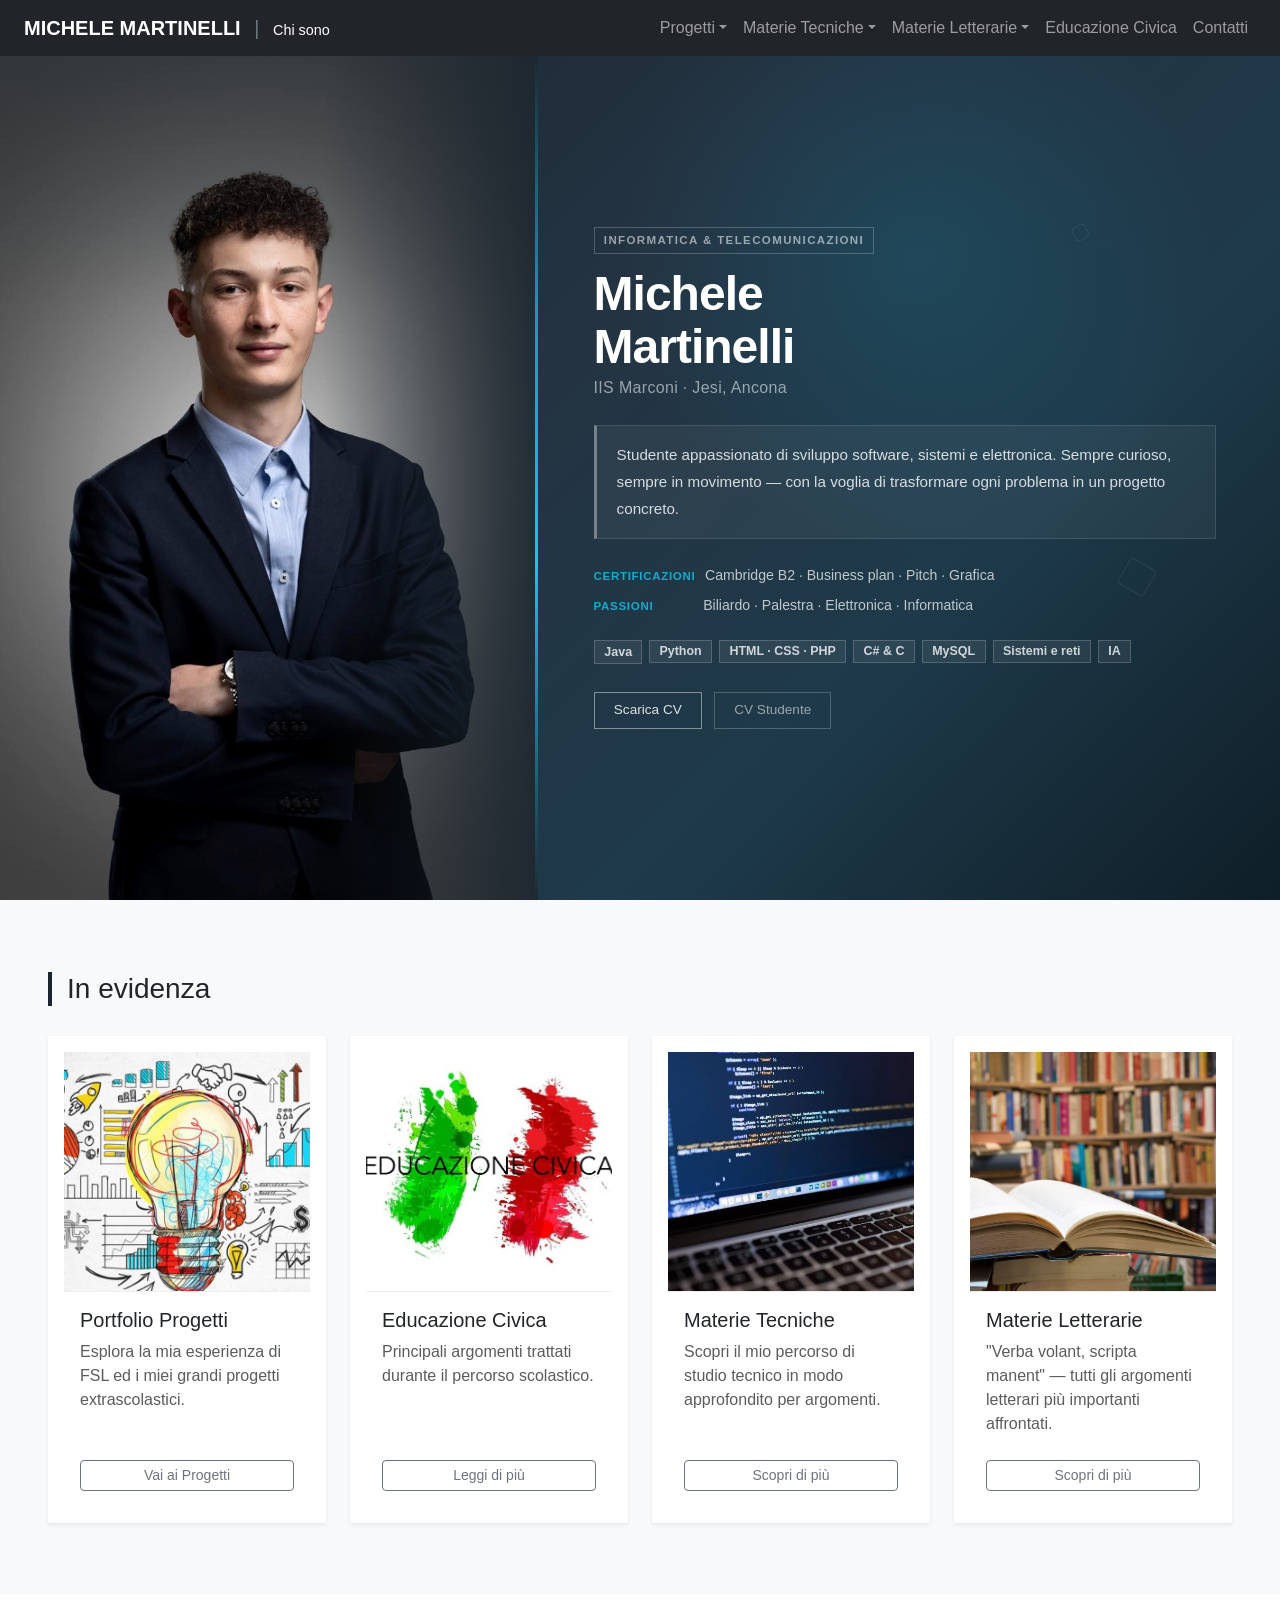
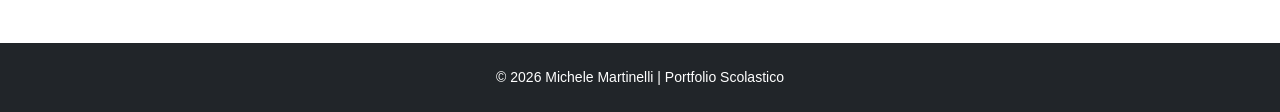
<file: index.html>
<!DOCTYPE html>
<html lang="it">
<head>
    <meta charset="UTF-8">
    <meta name="viewport" content="width=device-width, initial-scale=1.0">
    <title>Michele Martinelli - Sito Personale</title>
    <link href="https://cdn.jsdelivr.net/npm/bootstrap@5.3.0/dist/css/bootstrap.min.css" rel="stylesheet">
    <link rel="stylesheet" href="stili.css">
</head>
<body>

    <nav class="navbar navbar-expand-lg navbar-dark bg-dark sticky-top">
        <div class="container-fluid px-4">
            <a class="navbar-brand fw-bold" href="#chi-sono">
                MICHELE MARTINELLI <span class="fw-light text-secondary mx-2">|</span>
                <span class="fw-light subtitle-nav">Chi sono</span>
            </a>
            <button class="navbar-toggler" type="button" data-bs-toggle="collapse" data-bs-target="#navbarNav">
                <span class="navbar-toggler-icon"></span>
            </button>
            <div class="collapse navbar-collapse" id="navbarNav">
                <ul class="navbar-nav ms-auto">
                    <li class="nav-item dropdown">
                        <a class="nav-link dropdown-toggle" role="button" data-bs-toggle="dropdown">Progetti</a>
                        <ul class="dropdown-menu">
                            <li><a class="dropdown-item" href="progetti.html#pcto">FSL</a></li>
                            <li><a class="dropdown-item" href="progetti.html#progetti">Progetti Extrascolastici</a></li>
                        </ul>
                    </li>
                    <li class="nav-item dropdown">
                        <a class="nav-link dropdown-toggle" role="button" data-bs-toggle="dropdown">Materie Tecniche</a>
                        <ul class="dropdown-menu">
                            <li><a class="dropdown-item" href="tecniche.html#informatica">Informatica</a></li>
                            <li><a class="dropdown-item" href="tecniche.html#sistemi">Sistemi e Reti</a></li>
                            <li><a class="dropdown-item" href="tecniche.html#tpsit">T.P.S.I.T.</a></li>
                            <li><a class="dropdown-item" href="tecniche.html#gpoi">G.P.O.I.</a></li>
                            <li><a class="dropdown-item" href="tecniche.html#ia">I.A. (Intelligenza Artificiale)</a></li>
                        </ul>
                    </li>
                    <li class="nav-item dropdown">
                        <a class="nav-link dropdown-toggle" role="button" data-bs-toggle="dropdown">Materie Letterarie</a>
                        <ul class="dropdown-menu">
                            <li><a class="dropdown-item" href="letterarie.html#italiano">Italiano</a></li>
                            <li><a class="dropdown-item" href="letterarie.html#inglese">Inglese</a></li>
                            <li><a class="dropdown-item" href="letterarie.html#storia">Storia</a></li>
                        </ul>
                    </li>
                    <li class="nav-item"><a class="nav-link" href="civica.html">Educazione Civica</a></li>
                    <li class="nav-item"><a class="nav-link" href="#contattami">Contatti</a></li>
                </ul>
            </div>
        </div>
    </nav>

    <!-- ===== PIANO 1: Hero ===== -->
    <section id="chi-sono" class="hero-section">

        <!-- Sfondo animato -->
        <div class="hero-glow"></div>
        <div class="hero-shapes">
            <span></span><span></span><span></span><span></span><span></span>
        </div>

        <!-- Foto sinistra -->
        <div class="hero-photo">
            <img src="io.jpg" alt="Michele Martinelli" onload="this.classList.add('loaded')">
            <div class="hero-divider"></div>
        </div>

        <!-- Contenuto destra -->
        <div class="hero-content">

            <div class="hero-tag">Informatica &amp; Telecomunicazioni</div>

            <h1 class="hero-name">Michele<br>Martinelli</h1>
            <p class="hero-role">IIS Marconi · Jesi, Ancona</p>

            <div class="hero-bio">
                <p>
                    Studente appassionato di sviluppo software, sistemi e elettronica.
                    Sempre curioso, sempre in movimento — con la voglia di trasformare
                    ogni problema in un progetto concreto.
                </p>
            </div>

            <div class="hero-info">
                <div class="hero-info-item">
                    <span class="hero-info-label">Certificazioni</span>
                    <span class="hero-info-value">Cambridge B2 · Business plan · Pitch · Grafica</span>
                </div>
                <div class="hero-info-item">
                    <span class="hero-info-label">Passioni</span>
                    <span class="hero-info-value">Biliardo · Palestra · Elettronica · Informatica</span>
                </div>
            </div>

            <div class="hero-skills">
                <span class="badge skill-badge">Java</span>
                <span class="badge skill-badge">Python</span>
                <span class="badge skill-badge">HTML · CSS · PHP</span>
                <span class="badge skill-badge">C# &amp; C</span>
                <span class="badge skill-badge">MySQL</span>
                <span class="badge skill-badge">Sistemi e reti</span>
                <span class="badge skill-badge">IA</span>
            </div>

            <div class="hero-buttons">
                <a href="curriculum.pdf" class="btn-cv-primary">Scarica CV</a>
                <a href="curriculumSt.pdf" class="btn-cv-outline">CV Studente</a>
            </div>

        </div>
    </section>

    <!-- ===== PIANO 2: Le 4 card ===== -->
    <section class="cards-section">
        <div class="container-fluid px-4 px-lg-5">
            <h3 class="section-heading">In evidenza</h3>
            <div class="row g-4">

                <div class="col-md-6 col-xl-3 transition-col">
                    <div class="card project-card shadow-sm border-0 p-3">
                        <div class="preview-box-lg" style="background-image:url('progetti.jpg'); background-size:cover; background-position:center;"></div>
                        <div class="card-body">
                            <h5 class="card-title">Portfolio Progetti</h5>
                            <p class="card-text text-muted">Esplora la mia esperienza di FSL ed i miei grandi progetti extrascolastici.</p>
                            <a href="progetti.html" class="btn btn-sm btn-outline-secondary mt-2">Vai ai Progetti</a>
                        </div>
                    </div>
                </div>

                <div class="col-md-6 col-xl-3 transition-col" id="civica">
                    <div class="card project-card shadow-sm border-0 p-3">
                        <div class="preview-box-lg" style="background-image:url('ed.jpg'); background-size:cover; background-position:center;"></div>
                        <div class="card-body">
                            <h5 class="card-title">Educazione Civica</h5>
                            <p class="card-text text-muted">Principali argomenti trattati durante il percorso scolastico.</p>
                            <a href="civica.html" class="btn btn-sm btn-outline-secondary mt-2">Leggi di più</a>
                        </div>
                    </div>
                </div>

                <div class="col-md-6 col-xl-3 transition-col">
                    <div class="card project-card shadow-sm border-0 p-3">
                        <div class="preview-box-lg" style="background-image:url('tcn.jpg'); background-size:cover; background-position:center;"></div>
                        <div class="card-body">
                            <h5 class="card-title">Materie Tecniche</h5>
                            <p class="card-text text-muted">Scopri il mio percorso di studio tecnico in modo approfondito per argomenti.</p>
                            <a href="tecniche.html" class="btn btn-sm btn-outline-secondary mt-2">Scopri di più</a>
                        </div>
                    </div>
                </div>


                <div class="col-md-6 col-xl-3 transition-col">
                    <div class="card project-card shadow-sm border-0 p-3">
                        <div class="preview-box-lg" style="background-image:url('lett.jpg'); background-size:cover; background-position:center;"></div>
                        <div class="card-body">
                            <h5 class="card-title">Materie Letterarie</h5>
                            <p class="card-text text-muted">"Verba volant, scripta manent" — tutti gli argomenti letterari più importanti affrontati.</p>
                            <a href="letterarie.html" class="btn btn-sm btn-outline-secondary mt-2">Scopri di più</a>
                        </div>
                    </div>
                </div>

            </div>
        </div>
    </section>


    <footer class="bg-dark text-white py-4 mt-5 text-center">
        <div class="container">
            <p class="mb-0 small">© 2026 Michele Martinelli | Portfolio Scolastico</p>
        </div>
    </footer>

    <script src="https://cdn.jsdelivr.net/npm/bootstrap@5.3.0/dist/js/bootstrap.bundle.min.js"></script>
</body>
</html>
</file>
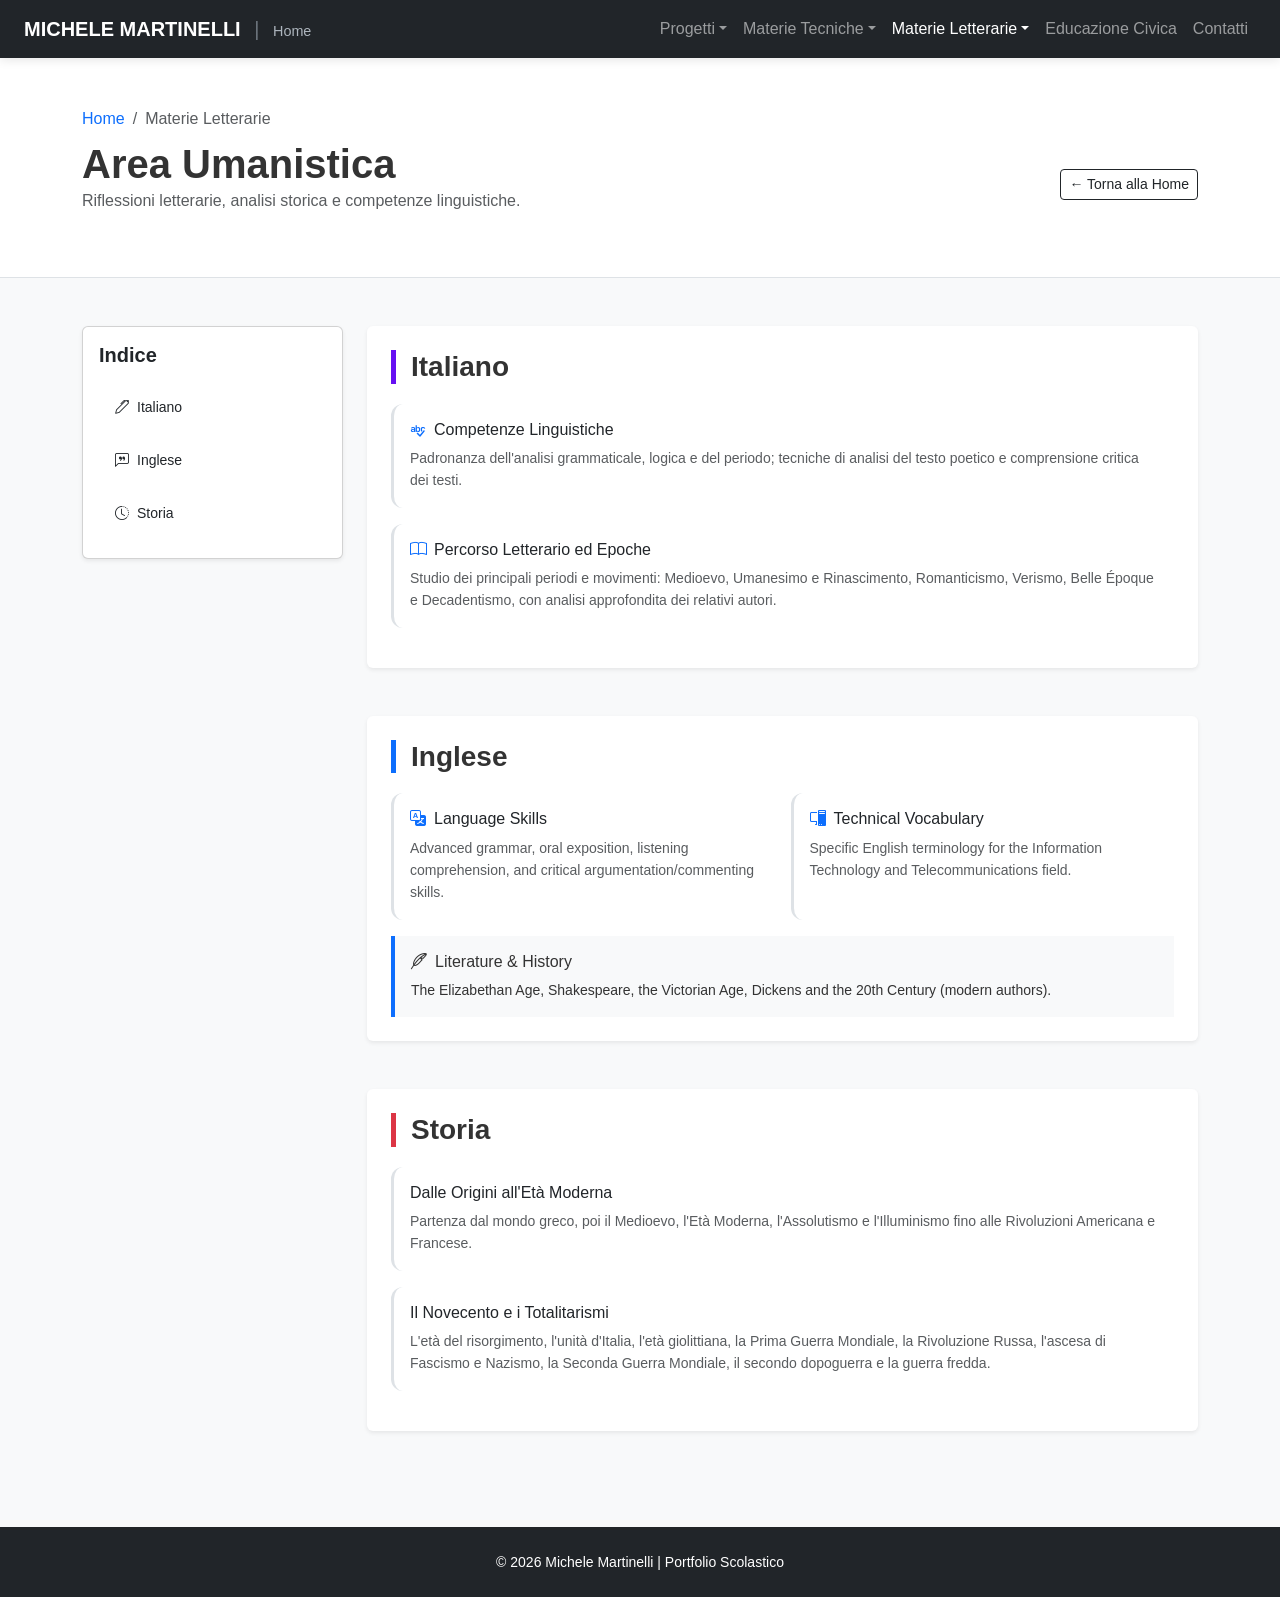
<file: letterarie.html>
<!DOCTYPE html>
<html lang="it">
<head>
    <meta charset="UTF-8">
    <meta name="viewport" content="width=device-width, initial-scale=1.0">
    <title>Materie Letterarie - Michele Martinelli</title>
    <link href="https://cdn.jsdelivr.net/npm/bootstrap@5.3.0/dist/css/bootstrap.min.css" rel="stylesheet">
    <link rel="stylesheet" href="https://cdn.jsdelivr.net/npm/bootstrap-icons@1.11.1/font/bootstrap-icons.css">
    <link rel="stylesheet" href="stiliPag.css">
</head>
<body class="bg-light">

    <nav class="navbar navbar-expand-lg navbar-dark bg-dark sticky-top">
        <div class="container-fluid px-4">
            <a class="navbar-brand fw-bold" href="index.html">
                MICHELE MARTINELLI <span class="fw-light text-secondary mx-2">|</span>
                <span class="fw-light subtitle-nav">Home</span>
            </a>
            <button class="navbar-toggler" type="button" data-bs-toggle="collapse" data-bs-target="#navbarNav">
                <span class="navbar-toggler-icon"></span>
            </button>
            <div class="collapse navbar-collapse" id="navbarNav">
                <ul class="navbar-nav ms-auto">
                    <li class="nav-item dropdown">
                        <a class="nav-link dropdown-toggle" role="button" data-bs-toggle="dropdown">Progetti</a>
                        <ul class="dropdown-menu">
                            <li><a class="dropdown-item" href="progetti.html#pcto">FSL</a></li>
                            <li><a class="dropdown-item" href="progetti.html#progetti">Progetti Extrascolastici</a></li>
                        </ul>
                    </li>
                    <li class="nav-item dropdown">
                        <a class="nav-link dropdown-toggle" role="button" data-bs-toggle="dropdown">Materie Tecniche</a>
                        <ul class="dropdown-menu">
                            <li><a class="dropdown-item" href="tecniche.html#informatica">Informatica</a></li>
                            <li><a class="dropdown-item" href="tecniche.html#sistemi">Sistemi e Reti</a></li>
                            <li><a class="dropdown-item" href="tecniche.html#tpsit">T.P.S.I.T.</a></li>
                            <li><a class="dropdown-item" href="tecniche.html#gpoi">G.P.O.I.</a></li>
                            <li><a class="dropdown-item" href="tecniche.html#ia">I.A. (Intelligenza Artificiale)</a></li>
                        </ul>
                    </li>
                    <li class="nav-item dropdown">
                        <a class="nav-link dropdown-toggle text-white" role="button" data-bs-toggle="dropdown">Materie Letterarie</a>
                        <ul class="dropdown-menu">
                            <li><a class="dropdown-item" href="letterarie.html#italiano">Italiano</a></li>
                            <li><a class="dropdown-item" href="letterarie.html#inglese">Inglese</a></li>
                            <li><a class="dropdown-item" href="letterarie.html#storia">Storia</a></li>
                        </ul>
                    </li>
                    <li class="nav-item"><a class="nav-link" href="civica.html">Educazione Civica</a></li>
                    <li class="nav-item"><a class="nav-link" href="index.html#contattami">Contatti</a></li>
                </ul>
            </div>
        </div>
    </nav>

<header class="py-5 bg-white border-bottom mb-5">
    <div class="container text-center text-md-start">
        <nav aria-label="breadcrumb">
            <ol class="breadcrumb mb-2 justify-content-center justify-content-md-start">
                <li class="breadcrumb-item"><a href="index.html" class="text-decoration-none">Home</a></li>
                <li class="breadcrumb-item active">Materie Letterarie</li>
            </ol>
        </nav>
        <div class="d-flex align-items-center justify-content-between flex-column flex-md-row">
            <div>
                <h1 class="fw-bold mb-0">Area Umanistica</h1>
                <p class="text-muted">Riflessioni letterarie, analisi storica e competenze linguistiche.</p>
            </div>
            <a href="index.html" class="btn btn-outline-dark btn-sm mt-3 mt-md-0">← Torna alla Home</a>
        </div>
    </div>
</header>

<main class="container mb-5">
    <div class="row g-4">
        <div class="col-lg-3">
            <div class="card shadow-sm sticky-lg-top" style="top: 100px;">
                <div class="card-body">
                    <h5 class="fw-bold mb-3">Indice</h5>
                    <div class="list-group list-group-flush small">
                        <a href="#italiano" class="list-group-item list-group-item-action d-flex align-items-center">
                            <i class="bi bi-pen me-2"></i> Italiano
                        </a>
                        <a href="#inglese" class="list-group-item list-group-item-action d-flex align-items-center">
                            <i class="bi bi-chat-left-quote me-2"></i> Inglese
                        </a>
                        <a href="#storia" class="list-group-item list-group-item-action d-flex align-items-center">
                            <i class="bi bi-clock-history me-2"></i> Storia
                        </a>
                    </div>
                </div>
            </div>
        </div>

        <div class="col-lg-9">
            <section id="italiano" class="mb-5 shadow-sm p-4 bg-white rounded">
                <h3 class="section-heading" style="border-left: 5px solid #6610f2; padding-left: 15px;">Italiano</h3>
                
                <div class="card project-card p-3 mb-3">
                    <h6><i class="bi bi-spellcheck text-primary me-2"></i>Competenze Linguistiche</h6>
                    <p class="small text-muted mb-0">Padronanza dell'analisi grammaticale, logica e del periodo; tecniche di analisi del testo poetico e comprensione critica dei testi.</p>
                </div>

                <div class="card project-card p-3 mb-3">
                    <h6><i class="bi bi-book text-primary me-2"></i>Percorso Letterario ed Epoche</h6>
                    <p class="small text-muted mb-0">Studio dei principali periodi e movimenti: Medioevo, Umanesimo e Rinascimento, Romanticismo, Verismo, Belle Époque e Decadentismo, con analisi approfondita dei relativi autori.</p>
                </div>
            </section>

            <section id="inglese" class="mb-5 shadow-sm p-4 bg-white rounded">
                <h3 class="section-heading" style="border-left: 5px solid #0d6efd; padding-left: 15px;">Inglese</h3>
                
                <div class="row g-3 mb-3">
                    <div class="col-md-6">
                        <div class="card project-card p-3 h-100">
                            <h6><i class="bi bi-translate text-primary me-2"></i>Language Skills</h6>
                            <p class="small text-muted mb-0">Advanced grammar, oral exposition, listening comprehension, and critical argumentation/commenting skills.</p>
                        </div>
                    </div>
                    <div class="col-md-6">
                        <div class="card project-card p-3 h-100">
                            <h6><i class="bi bi-pc-display text-primary me-2"></i>Technical Vocabulary</h6>
                            <p class="small text-muted mb-0">Specific English terminology for the Information Technology and Telecommunications field.</p>
                        </div>
                    </div>
                </div>

                <div class="bg-light p-3 border-start border-primary border-4">
                    <h6><i class="bi bi-feather me-2"></i>Literature & History</h6>
                    <p class="small mb-0">The Elizabethan Age, Shakespeare, the Victorian Age, Dickens and the 20th Century (modern authors).</p>
                </div>
            </section>

            <section id="storia" class="mb-5 shadow-sm p-4 bg-white rounded">
                <h3 class="section-heading" style="border-left: 5px solid #dc3545; padding-left: 15px;">Storia</h3>
                
                <div class="card project-card p-3 mb-3">
                    <h6>Dalle Origini all'Età Moderna</h6>
                    <p class="small text-muted mb-0">Partenza dal mondo greco, poi il Medioevo, l'Età Moderna, l'Assolutismo e l'Illuminismo fino alle Rivoluzioni Americana e Francese.</p>
                </div>

                <div class="card project-card p-3 mb-3">
                    <h6>Il Novecento e i Totalitarismi</h6>
                    <p class="small text-muted mb-0">L'età del risorgimento, l'unità d'Italia, l'età giolittiana, la Prima Guerra Mondiale, la Rivoluzione Russa, l'ascesa di Fascismo e Nazismo, la Seconda Guerra Mondiale, il secondo dopoguerra e la guerra fredda.</p>
                </div>
            </section>
        </div>
    </div>
</main>

<footer class="bg-dark text-white py-4 mt-5 text-center">
    <div class="container">
        <p class="mb-0 small">© 2026 Michele Martinelli | Portfolio Scolastico</p>
    </div>
</footer>

<script src="https://cdn.jsdelivr.net/npm/bootstrap@5.3.0/dist/js/bootstrap.bundle.min.js"></script>
</body>
</html>
</file>
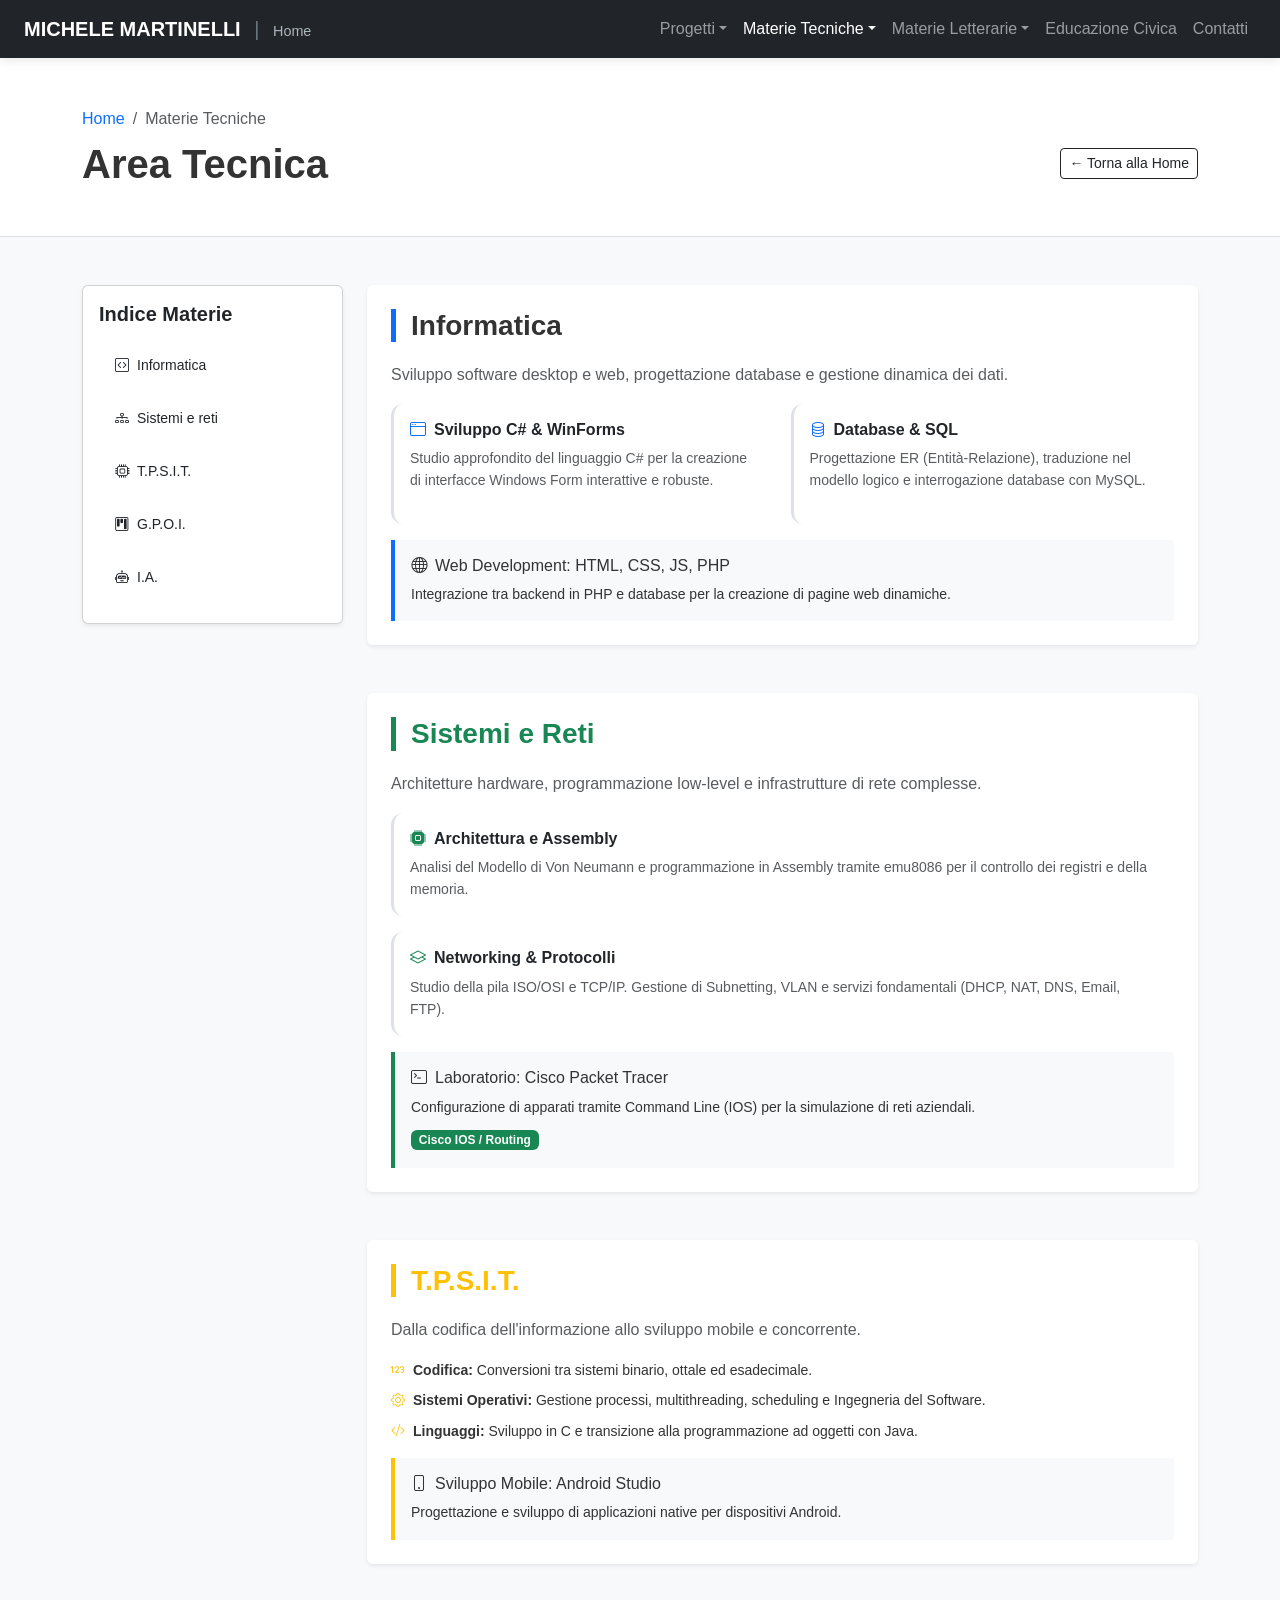
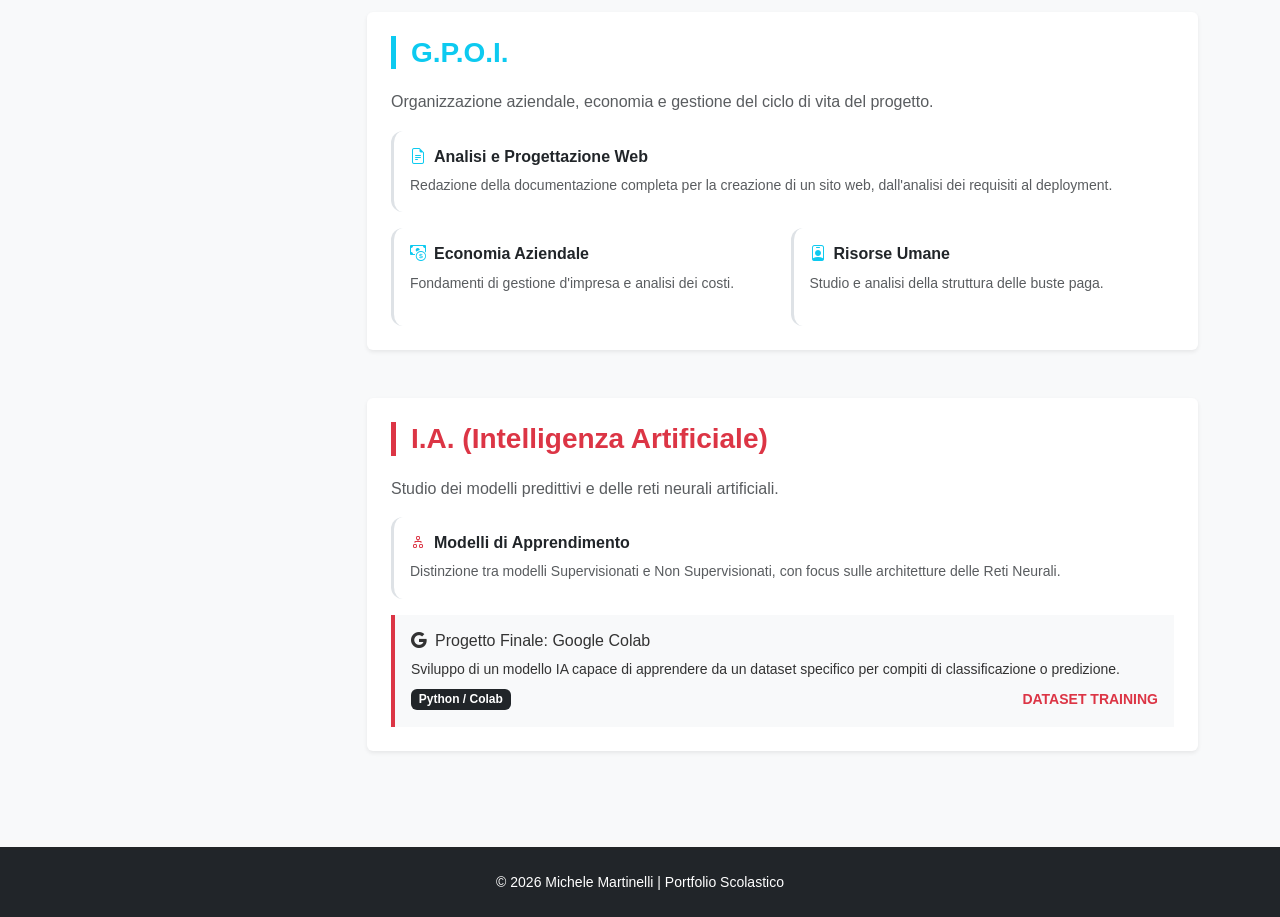
<file: tecniche.html>
<!DOCTYPE html>
<html lang="it">
<head>
    <meta charset="UTF-8">
    <meta name="viewport" content="width=device-width, initial-scale=1.0">
    <title>Materie Tecniche - Michele Martinelli</title>
    
    <link href="https://cdn.jsdelivr.net/npm/bootstrap@5.3.0/dist/css/bootstrap.min.css" rel="stylesheet">
    <link rel="stylesheet" href="https://cdn.jsdelivr.net/npm/bootstrap-icons@1.11.1/font/bootstrap-icons.css">
    <link rel="stylesheet" href="stiliPag.css">
</head>
<body class="bg-light">


    <nav class="navbar navbar-expand-lg navbar-dark bg-dark sticky-top">
        <div class="container-fluid px-4">
            <a class="navbar-brand fw-bold" href="index.html">
                MICHELE MARTINELLI <span class="fw-light text-secondary mx-2">|</span>
                <span class="fw-light subtitle-nav">Home</span>
            </a>
            <button class="navbar-toggler" type="button" data-bs-toggle="collapse" data-bs-target="#navbarNav">
                <span class="navbar-toggler-icon"></span>
            </button>
            <div class="collapse navbar-collapse" id="navbarNav">
                <ul class="navbar-nav ms-auto">
                    <li class="nav-item dropdown">
                        <a class="nav-link dropdown-toggle" role="button" data-bs-toggle="dropdown">Progetti</a>
                        <ul class="dropdown-menu">
                            <li><a class="dropdown-item" href="progetti.html#pcto">FSL</a></li>
                            <li><a class="dropdown-item" href="progetti.html#progetti">Progetti Extrascolastici</a></li>
                        </ul>
                    </li>
                    <li class="nav-item dropdown">
                        <a class="nav-link dropdown-toggle text-white" role="button" data-bs-toggle="dropdown">Materie Tecniche</a>
                        <ul class="dropdown-menu">
                            <li><a class="dropdown-item" href="tecniche.html#informatica">Informatica</a></li>
                            <li><a class="dropdown-item" href="tecniche.html#sistemi">Sistemi e Reti</a></li>
                            <li><a class="dropdown-item" href="tecniche.html#tpsit">T.P.S.I.T.</a></li>
                            <li><a class="dropdown-item" href="tecniche.html#gpoi">G.P.O.I.</a></li>
                            <li><a class="dropdown-item" href="tecniche.html#ia">I.A. (Intelligenza Artificiale)</a></li>
                        </ul>
                    </li>
                    <li class="nav-item dropdown">
                        <a class="nav-link dropdown-toggle" role="button" data-bs-toggle="dropdown">Materie Letterarie</a>
                        <ul class="dropdown-menu">
                            <li><a class="dropdown-item" href="letterarie.html#italiano">Italiano</a></li>
                            <li><a class="dropdown-item" href="letterarie.html#inglese">Inglese</a></li>
                            <li><a class="dropdown-item" href="letterarie.html#storia">Storia</a></li>
                        </ul>
                    </li>
                    <li class="nav-item"><a class="nav-link" href="civica.html">Educazione Civica</a></li>
                    <li class="nav-item"><a class="nav-link" href="index.html#contattami">Contatti</a></li>
                </ul>
            </div>
        </div>
    </nav>

<header class="py-5 bg-white border-bottom mb-5">
    <div class="container text-center text-md-start">
        <nav aria-label="breadcrumb">
            <ol class="breadcrumb mb-2 justify-content-center justify-content-md-start">
                <li class="breadcrumb-item"><a href="index.html" class="text-decoration-none">Home</a></li>
                <li class="breadcrumb-item active">Materie Tecniche</li>
            </ol>
        </nav>
        <div class="d-flex align-items-center justify-content-between flex-column flex-md-row">
            <h1 class="fw-bold mb-0">Area Tecnica</h1>
            <a href="index.html" class="btn btn-outline-dark btn-sm mt-3 mt-md-0">← Torna alla Home</a>
        </div>
    </div>
</header>

<main class="container mb-5">
    <div class="row g-4">
        <div class="col-lg-3">
            <div class="card shadow-sm sticky-lg-top" style="top: 100px;">
                <div class="card-body">
                    <h5 class="fw-bold mb-3">Indice Materie</h5>
                    <div class="list-group list-group-flush small">
                        <a href="#informatica" class="list-group-item list-group-item-action d-flex align-items-center">
                            <i class="bi bi-code-square me-2"></i> Informatica
                        </a>
                        <a href="#sistemi" class="list-group-item list-group-item-action d-flex align-items-center">
                            <i class="bi bi-diagram-3 me-2"></i> Sistemi e reti
                        </a>
                        <a href="#tpsit" class="list-group-item list-group-item-action d-flex align-items-center">
                            <i class="bi bi-cpu me-2"></i> T.P.S.I.T.
                        </a>
                        <a href="#gpoi" class="list-group-item list-group-item-action d-flex align-items-center">
                            <i class="bi bi-kanban me-2"></i> G.P.O.I.
                        </a>
                        <a href="#ia" class="list-group-item list-group-item-action d-flex align-items-center">
                            <i class="bi bi-robot me-2"></i> I.A.
                        </a>
                    </div>
                </div>
            </div>
        </div>

        <div class="col-lg-9">
            
            <section id="informatica" class="mb-5 shadow-sm p-4 bg-white rounded">
                <h3 class="section-heading">Informatica</h3>
                <p class="text-muted">Sviluppo software desktop e web, progettazione database e gestione dinamica dei dati.</p>
                
                <div class="row g-3">
                    <div class="col-md-6">
                        <div class="card project-card p-3 h-100">
                            <h6 class="fw-bold"><i class="bi bi-window me-2 text-primary"></i>Sviluppo C# & WinForms</h6>
                            <p class="small text-muted">Studio approfondito del linguaggio C# per la creazione di interfacce Windows Form interattive e robuste.</p>
                        </div>
                    </div>
                    <div class="col-md-6">
                        <div class="card project-card p-3 h-100">
                            <h6 class="fw-bold"><i class="bi bi-database me-2 text-primary"></i>Database & SQL</h6>
                            <p class="small text-muted">Progettazione ER (Entità-Relazione), traduzione nel modello logico e interrogazione database con MySQL.</p>
                        </div>
                    </div>
                </div>

                <div class="bg-light p-3 mt-3 border-start border-primary border-4">
                    <h6><i class="bi bi-globe me-2"></i>Web Development: HTML, CSS, JS, PHP</h6>
                    <p class="small mb-0">Integrazione tra backend in PHP e database per la creazione di pagine web dinamiche.</p>
                </div>
            </section>

            <section id="sistemi" class="mb-5 shadow-sm p-4 bg-white rounded">
                <h3 class="section-heading text-success" style="border-left-color: #198754;">Sistemi e Reti</h3>
                <p class="text-muted">Architetture hardware, programmazione low-level e infrastrutture di rete complesse.</p>
                
                <div class="card project-card p-3 mb-3">
                    <h6 class="fw-bold"><i class="bi bi-cpu-fill me-2 text-success"></i>Architettura e Assembly</h6>
                    <p class="small text-muted mb-0">Analisi del Modello di Von Neumann e programmazione in Assembly tramite emu8086 per il controllo dei registri e della memoria.</p>
                </div>

                <div class="card project-card p-3 mb-3">
                    <h6 class="fw-bold"><i class="bi bi-layers me-2 text-success"></i>Networking & Protocolli</h6>
                    <p class="small text-muted mb-0">Studio della pila ISO/OSI e TCP/IP. Gestione di Subnetting, VLAN e servizi fondamentali (DHCP, NAT, DNS, Email, FTP).</p>
                </div>

                <div class="bg-light p-3 border-start border-success border-4">
                    <h6><i class="bi bi-terminal me-2"></i>Laboratorio: Cisco Packet Tracer</h6>
                    <p class="small mb-2">Configurazione di apparati tramite Command Line (IOS) per la simulazione di reti aziendali.</p>
                    <span class="badge bg-success">Cisco IOS / Routing</span>
                </div>
            </section>

            <section id="tpsit" class="mb-5 shadow-sm p-4 bg-white rounded">
                <h3 class="section-heading text-warning" style="border-left-color: #ffc107;">T.P.S.I.T.</h3>
                <p class="text-muted">Dalla codifica dell'informazione allo sviluppo mobile e concorrente.</p>
                
                <ul class="list-unstyled small">
                    <li class="mb-2"><i class="bi bi-123 me-2 text-warning"></i><strong>Codifica:</strong> Conversioni tra sistemi binario, ottale ed esadecimale.</li>
                    <li class="mb-2"><i class="bi bi-gear me-2 text-warning"></i><strong>Sistemi Operativi:</strong> Gestione processi, multithreading, scheduling e Ingegneria del Software.</li>
                    <li class="mb-2"><i class="bi bi-code-slash me-2 text-warning"></i><strong>Linguaggi:</strong> Sviluppo in C e transizione alla programmazione ad oggetti con Java.</li>
                </ul>

                <div class="bg-light p-3 border-start border-warning border-4">
                    <h6><i class="bi bi-phone me-2"></i>Sviluppo Mobile: Android Studio</h6>
                    <p class="small mb-0">Progettazione e sviluppo di applicazioni native per dispositivi Android.</p>
                </div>
            </section>

            <section id="gpoi" class="mb-5 shadow-sm p-4 bg-white rounded">
                <h3 class="section-heading text-info" style="border-left-color: #0dcaf0;">G.P.O.I.</h3>
                <p class="text-muted">Organizzazione aziendale, economia e gestione del ciclo di vita del progetto.</p>
                
                <div class="card project-card p-3 mb-3">
                    <h6 class="fw-bold"><i class="bi bi-file-earmark-text me-2 text-info"></i>Analisi e Progettazione Web</h6>
                    <p class="small text-muted mb-0">Redazione della documentazione completa per la creazione di un sito web, dall'analisi dei requisiti al deployment.</p>
                </div>

                <div class="row g-3">
                    <div class="col-md-6">
                        <div class="card project-card p-3 h-100">
                            <h6 class="fw-bold"><i class="bi bi-cash-coin me-2 text-info"></i>Economia Aziendale</h6>
                            <p class="small text-muted">Fondamenti di gestione d'impresa e analisi dei costi.</p>
                        </div>
                    </div>
                    <div class="col-md-6">
                        <div class="card project-card p-3 h-100">
                            <h6 class="fw-bold"><i class="bi bi-person-badge me-2 text-info"></i>Risorse Umane</h6>
                            <p class="small text-muted">Studio e analisi della struttura delle buste paga.</p>
                        </div>
                    </div>
                </div>
            </section>

            <section id="ia" class="mb-5 shadow-sm p-4 bg-white rounded">
                <h3 class="section-heading text-danger" style="border-left-color: #dc3545;">I.A. (Intelligenza Artificiale)</h3>
                <p class="text-muted">Studio dei modelli predittivi e delle reti neurali artificiali.</p>
                
                <div class="card project-card p-3 mb-3">
                    <h6 class="fw-bold"><i class="bi bi-diagram-2 me-2 text-danger"></i>Modelli di Apprendimento</h6>
                    <p class="small text-muted mb-0">Distinzione tra modelli Supervisionati e Non Supervisionati, con focus sulle architetture delle Reti Neurali.</p>
                </div>

                <div class="bg-light p-3 border-start border-danger border-4">
                    <h6><i class="bi bi-google me-2"></i>Progetto Finale: Google Colab</h6>
                    <p class="small mb-2">Sviluppo di un modello IA capace di apprendere da un dataset specifico per compiti di classificazione o predizione.</p>
                    <div class="d-flex justify-content-between align-items-center">
                        <span class="badge bg-dark">Python / Colab</span>
                        <span class="small text-danger fw-bold text-uppercase">Dataset Training</span>
                    </div>
                </div>
            </section>

        </div>
    </div>
</main>

<footer class="bg-dark text-white py-4 mt-5 text-center">
    <div class="container">
        <p class="mb-0 small">© 2026 Michele Martinelli | Portfolio Scolastico</p>
    </div>
</footer>

<script src="https://cdn.jsdelivr.net/npm/bootstrap@5.3.0/dist/js/bootstrap.bundle.min.js"></script>
</body>
</html>
</file>
<file: stili.css>
:root {
    --primary-dark: #1a252f;
    --accent-info: #0dcaf0;
    --light-bg: #f8f9fa;
    --border-color: gray;
}

* { box-sizing: border-box; }

body {
    font-family: 'Segoe UI', Tahoma, Geneva, Verdana, sans-serif;
    margin: 0;
}

.subtitle-nav { font-size: 0.9rem; }

.section-heading {
    border-left: 4px solid var(--primary-dark);
    padding-left: 15px;
    margin-bottom: 30px;
}

/* ===================================================
   PIANO 1 — Hero Section
   =================================================== */
.hero-section {
    display: flex;
    min-height: calc(100vh - 56px);
    width: 100%;
    position: relative;
    overflow: hidden;
}

/* Sfondo geometrico animato */
.hero-section::before {
    content: '';
    position: absolute;
    inset: 0;
    background:
        linear-gradient(135deg, #1a252f 0%, #243342 40%, #1e3a4a 70%, #0f1e28 100%);
    z-index: 0;
}


/* Pallone luminoso in background */
.hero-glow {
    position: absolute;
    width: 600px;
    height: 600px;
    border-radius: 50%;
    background: radial-gradient(circle, rgba(13,202,240,0.12) 0%, transparent 70%);
    top: -100px;
    right: 5%;
    z-index: 2;
    pointer-events: none;
    animation: glowPulse 6s ease-in-out infinite;
}

@keyframes glowPulse {
    0%, 100% { transform: scale(1); opacity: 1; }
    50%       { transform: scale(1.12); opacity: 0.7; }
}

/* Forme decorative flottanti */
.hero-shapes {
    position: absolute;
    inset: 0;
    z-index: 2;
    pointer-events: none;
    overflow: hidden;
}

.hero-shapes span {
    position: absolute;
    display: block;
    border: 1px solid rgba(255,255,255,0.07);
    border-radius: 4px;
    animation: floatShape linear infinite;
}

.hero-shapes span:nth-child(1)  { width:40px;  height:40px;  left:5%;  top:15%; animation-duration:18s; animation-delay:0s;   transform:rotate(20deg); }
.hero-shapes span:nth-child(2)  { width:20px;  height:20px;  left:12%; top:70%; animation-duration:14s; animation-delay:2s;   transform:rotate(45deg); }
.hero-shapes span:nth-child(3)  { width:60px;  height:60px;  left:8%;  top:45%; animation-duration:22s; animation-delay:4s;   transform:rotate(10deg); }
.hero-shapes span:nth-child(4)  { width:15px;  height:15px;  right:15%; top:20%; animation-duration:16s; animation-delay:1s;   transform:rotate(60deg); }
.hero-shapes span:nth-child(5)  { width:30px;  height:30px;  right:10%; top:60%; animation-duration:20s; animation-delay:3s;   transform:rotate(30deg); }

@keyframes floatShape {
    0%   { transform: translateY(0)   rotate(0deg);   opacity: 0.5; }
    50%  { transform: translateY(-30px) rotate(180deg); opacity: 0.2; }
    100% { transform: translateY(0)   rotate(360deg); opacity: 0.5; }
}

/* Colonna sinistra: foto */
.hero-photo {
    flex: 0 0 42%;
    position: relative;
    z-index: 3;
    overflow: hidden;
}

.hero-photo img {
    width: 100%;
    height: 100%;
    object-fit: cover;
    object-position: center 20%;
    display: block;
    opacity: 0;
    transition: opacity 0.8s ease;
    filter: grayscale(15%) contrast(1.05);
}

.hero-photo img.loaded { opacity: 1; }

/* Vignetta foto */
.hero-photo::after {
    content: '';
    position: absolute;
    inset: 0;
    background: linear-gradient(
        to right,
        transparent 60%,
        rgba(26,37,47,0.85) 100%
    ), linear-gradient(
        to bottom,
        rgba(26,37,47,0.3) 0%,
        transparent 30%
    );
    z-index: 1;
}

/* Linea divisoria accent */
.hero-divider {
    position: absolute;
    top: 0;
    bottom: 0;
    right: 0;
    width: 3px;
    background: linear-gradient(
        to bottom,
        transparent,
        rgba(13,202,240,0.7) 30%,
        rgba(13,202,240,1) 60%,
        transparent
    );
    z-index: 4;
}

/* Colonna destra: testo */
.hero-content {
    flex: 1 1 0;
    display: flex;
    flex-direction: column;
    justify-content: center;
    padding: 3.5rem 4rem 3.5rem 3.5rem;
    position: relative;
    z-index: 3;
    color: #fff;
}

/* Animazione entrata contenuto */
.hero-content > * {
    opacity: 0;
    transform: translateY(18px);
    animation: fadeUp 0.6s ease forwards;
}
.hero-content > *:nth-child(1) { animation-delay: 0.15s; }
.hero-content > *:nth-child(2) { animation-delay: 0.28s; }
.hero-content > *:nth-child(3) { animation-delay: 0.4s;  }
.hero-content > *:nth-child(4) { animation-delay: 0.52s; }
.hero-content > *:nth-child(5) { animation-delay: 0.62s; }
.hero-content > *:nth-child(6) { animation-delay: 0.72s; }

@keyframes fadeUp {
    to { opacity: 1; transform: translateY(0); }
}

/* Tag ruolo — stesso bordo sottile delle card */
.hero-tag {
    display: inline-block;
    font-size: 0.72rem;
    font-weight: 700;
    letter-spacing: 0.12em;
    text-transform: uppercase;
    color: rgba(255,255,255,0.55);
    border: 1px solid rgba(255,255,255,0.22);
    padding: 0.3em 0.8em;
    border-radius: 0;
    margin-bottom: 0.9rem;
    width: fit-content;
}

.hero-name {
    font-size: 3rem;
    font-weight: 800;
    color: #ffffff;
    margin-bottom: 0.15rem;
    letter-spacing: -1px;
    line-height: 1.1;
}

.hero-role {
    font-size: 1rem;
    color: rgba(255,255,255,0.55);
    margin-bottom: 1.6rem;
    font-weight: 400;
    letter-spacing: 0.02em;
}

/* Blocco descrizione — bordo e forma coerenti con le card (niente arrotondamenti) */
.hero-bio {
    background: rgba(255,255,255,0.05);
    border: 1px solid rgba(255,255,255,0.12);
    border-left: 3px solid rgba(255,255,255,0.35);
    border-radius: 0;
    padding: 1rem 1.25rem;
    margin-bottom: 1.6rem;
}

.hero-bio p {
    color: rgba(255,255,255,0.82);
    line-height: 1.75;
    font-size: 0.95rem;
    margin: 0;
}

/* Info list */
.hero-info {
    display: flex;
    flex-direction: column;
    gap: 0.55rem;
    margin-bottom: 1.5rem;
}

.hero-info-item {
    display: flex;
    align-items: baseline;
    gap: 0.6rem;
}

.hero-info-label {
    font-size: 0.72rem;
    font-weight: 700;
    text-transform: uppercase;
    letter-spacing: 0.06em;
    color: rgba(13,202,240,0.8);
    min-width: 100px;
    flex-shrink: 0;
}

.hero-info-value {
    font-size: 0.88rem;
    color: rgba(255,255,255,0.72);
}

/* Skill badges — stessa forma dei badge nelle card */
.hero-skills {
    margin-bottom: 1.8rem;
    display: flex;
    flex-wrap: wrap;
    gap: 7px;
}

.skill-badge {
    background-color: rgba(255,255,255,0.07) !important;
    color: rgba(255,255,255,0.78) !important;
    border: 1px solid rgba(255,255,255,0.18) !important;
    font-size: 0.78rem;
    padding: 0.35em 0.75em;
    border-radius: 0;
    transition: background 0.2s, border-color 0.2s, color 0.2s;
}

.skill-badge:hover {
    background-color: rgba(255,255,255,0.14) !important;
    border-color: rgba(255,255,255,0.4) !important;
    color: #fff !important;
}

/* Bottoni CV — stile coerente con btn-outline-secondary delle card */
.hero-buttons {
    display: flex;
    flex-wrap: wrap;
    gap: 0.75rem;
}

.btn-outline-secondary:hover {
    background-color:black;
}

.hero-buttons .btn-cv-primary {
    padding: 0.45rem 1.2rem;
    font-size: 0.85rem;
    background: transparent;
    color: rgba(255,255,255,0.85);
    border: 1px solid rgba(255,255,255,0.45);
    border-radius: 0;
    font-weight: 400;
    text-decoration: none;
    transition: background 0.2s, border-color 0.2s, color 0.2s, transform 0.15s;
    display: inline-block;
}

.hero-buttons .btn-cv-primary:hover {
    background: rgba(255,255,255,0.1);
    border-color: rgba(255,255,255,0.75);
    color: #fff;
    transform: translateY(-2px);
}

.hero-buttons .btn-cv-outline {
    padding: 0.45rem 1.2rem;
    font-size: 0.85rem;
    background: transparent;
    color: rgba(255,255,255,0.55);
    border: 1px solid rgba(255,255,255,0.22);
    border-radius: 0;
    font-weight: 400;
    text-decoration: none;
    transition: background 0.2s, border-color 0.2s, color 0.2s, transform 0.15s;
    display: inline-block;
}

.hero-buttons .btn-cv-outline:hover {
    background: rgba(255,255,255,0.07);
    border-color: rgba(255,255,255,0.45);
    color: rgba(255,255,255,0.85);
    transform: translateY(-2px);
}

/* ===================================================
   PIANO 2 — Sezione Card
   =================================================== */
.cards-section {
    padding: 4.5rem 0;
    background-color: var(--light-bg);
}

.project-card {
    border: 1px solid var(--border-color);
    border-radius: 0;
    transition: transform 0.3s ease, box-shadow 0.3s ease;
    display: flex;
    flex-direction: column;
    height: 100%;
}

.project-card .card-body {
    display: flex;
    flex-direction: column;
    flex: 1;
}

.project-card .card-text { flex: 1; }

.project-card:hover {
    transform: translateY(-6px);
    box-shadow: 0 12px 28px rgba(0,0,0,0.12);
}

.preview-box-lg {
    height: 240px;
    background: var(--light-bg);
    border-bottom: 1px solid #eee;
}

/* ===================================================
   Footer / Contatti / Misc
   =================================================== */
.footer-link {
    color: var(--accent-info);
    text-decoration: none;
    transition: opacity 0.2s;
}
.footer-link:hover { opacity: 0.8; text-decoration: underline; }

.breadcrumb-item a { color: var(--primary-dark); }

.list-group-item-action:hover {
    background-color: var(--light-bg);
    color: var(--primary-dark);
    font-weight: 500;
}

section .bg-white { border-radius: 4px; }

/* ===================================================
   RESPONSIVE
   =================================================== */
@media (max-width: 991.98px) {
    .hero-section {
        flex-direction: column;
        min-height: auto;
    }
    .hero-photo {
        flex: 0 0 auto;
        height: 55vw;
        max-height: 420px;
        width: 100%;
    }
    .hero-photo::after {
        background: linear-gradient(
            to bottom,
            transparent 50%,
            rgba(26,37,47,0.85) 100%
        );
    }
    .hero-divider {
        top: auto;
        bottom: 0;
        left: 0;
        right: 0;
        width: 100%;
        height: 3px;
        background: linear-gradient(
            to right,
            transparent,
            rgba(13,202,240,1) 50%,
            transparent
        );
    }
    .hero-content {
        padding: 2rem 1.75rem;
    }
    .hero-name { font-size: 2.2rem; }
}

@media (max-width: 575.98px) {
    .hero-photo { height: 72vw; }
    .hero-name { font-size: 1.8rem; }
    .hero-content { padding: 1.5rem 1rem; }
    .preview-box-lg { height: 180px; }
    .hero-info-label { min-width: 80px; }
}
</file>
<file: stiliPag.css>
/* --- Variabili e Reset --- */
:root {
    --primary-color: #0d6efd;
    --dark-bg: #212529;
    --light-gray: #f8f9fa;
    --border-color: #dee2e6;
}

html {
    scroll-behavior: smooth;
    /* Evita che la navbar copra i titoli quando clicchi sui link */
    scroll-padding-top: 90px;
}

body {
    font-family: 'Segoe UI', Roboto, Helvetica, Arial, sans-serif;
    color: #333;
    line-height: 1.6;
}

/* --- Navbar --- */
.navbar {
    box-shadow: 0 2px 10px rgba(0,0,0,0.1);
}

.subtitle-nav {
    font-size: 0.9rem;
    color: #adb5bd;
}

/* --- Layout e Sezioni --- */
.section-heading {
    border-left: 5px solid var(--primary-color);
    padding-left: 15px;
    margin-bottom: 30px;
    font-weight: 700;
}

section {
    transition: all 0.3s ease;
}

/* --- Card e Progetti --- */
.project-card {
    border: 1px solid var(--border-color);
    border-radius: 12px;
    transition: transform 0.3s ease, box-shadow 0.3s ease;
    background-color: #fff;
}

.project-card:hover {
    transform: translateY(-5px);
    box-shadow: 0 10px 20px rgba(0,0,0,0.08);
}

.preview-box {
    background: var(--light-gray);
    border-radius: 10px;
    display: flex;
    align-items: center;
    justify-content: center;
    border: 1px solid var(--border-color);
    margin-right: 1.5rem;
}

/* --- Sidebar --- */
.list-group-item {
    border: none;
    padding: 0.8rem 1rem;
    border-radius: 8px !important;
    margin-bottom: 5px;
    transition: background 0.2s;
}

.list-group-item:hover {
    background-color: #e9ecef;
    color: var(--primary-color);
}

/* --- Utility --- */
.breadcrumb-item a {
    color: var(--primary-color);
}

hr {
    opacity: 0.1;
    margin: 3rem 0;
}

/* Responsive fixes */
@media (max-width: 991.98px) {
    .preview-box {
        width: 60px !important;
        height: 60px !important;
    }
    .preview-box i {
        font-size: 1.5rem !important;
    }
}

/* --- Stili Generali Materie Tecniche --- */

.section-heading {
    font-weight: bold;
    padding-left: 15px;
    margin-bottom: 20px;
    border-left: 5px solid #0d6efd;
}

/* --- Card dei Progetti --- */

.project-card {
    border: none;
    border-left: 3px solid #dee2e6;
    transition: transform 0.2s ease-in-out;
}

.project-card:hover {
    border-left-color: #0d6efd;
    transform: translateX(5px);
}

/* --- Box di Anteprima Icone --- */

.preview-box {
    /* Layout */
    display: flex;
    align-items: center;
    justify-content: center;
    
    /* Spaziature e Bordi */
    margin-right: 15px;
    background: #f8f9fa;
    border-radius: 8px;
}
</file>
